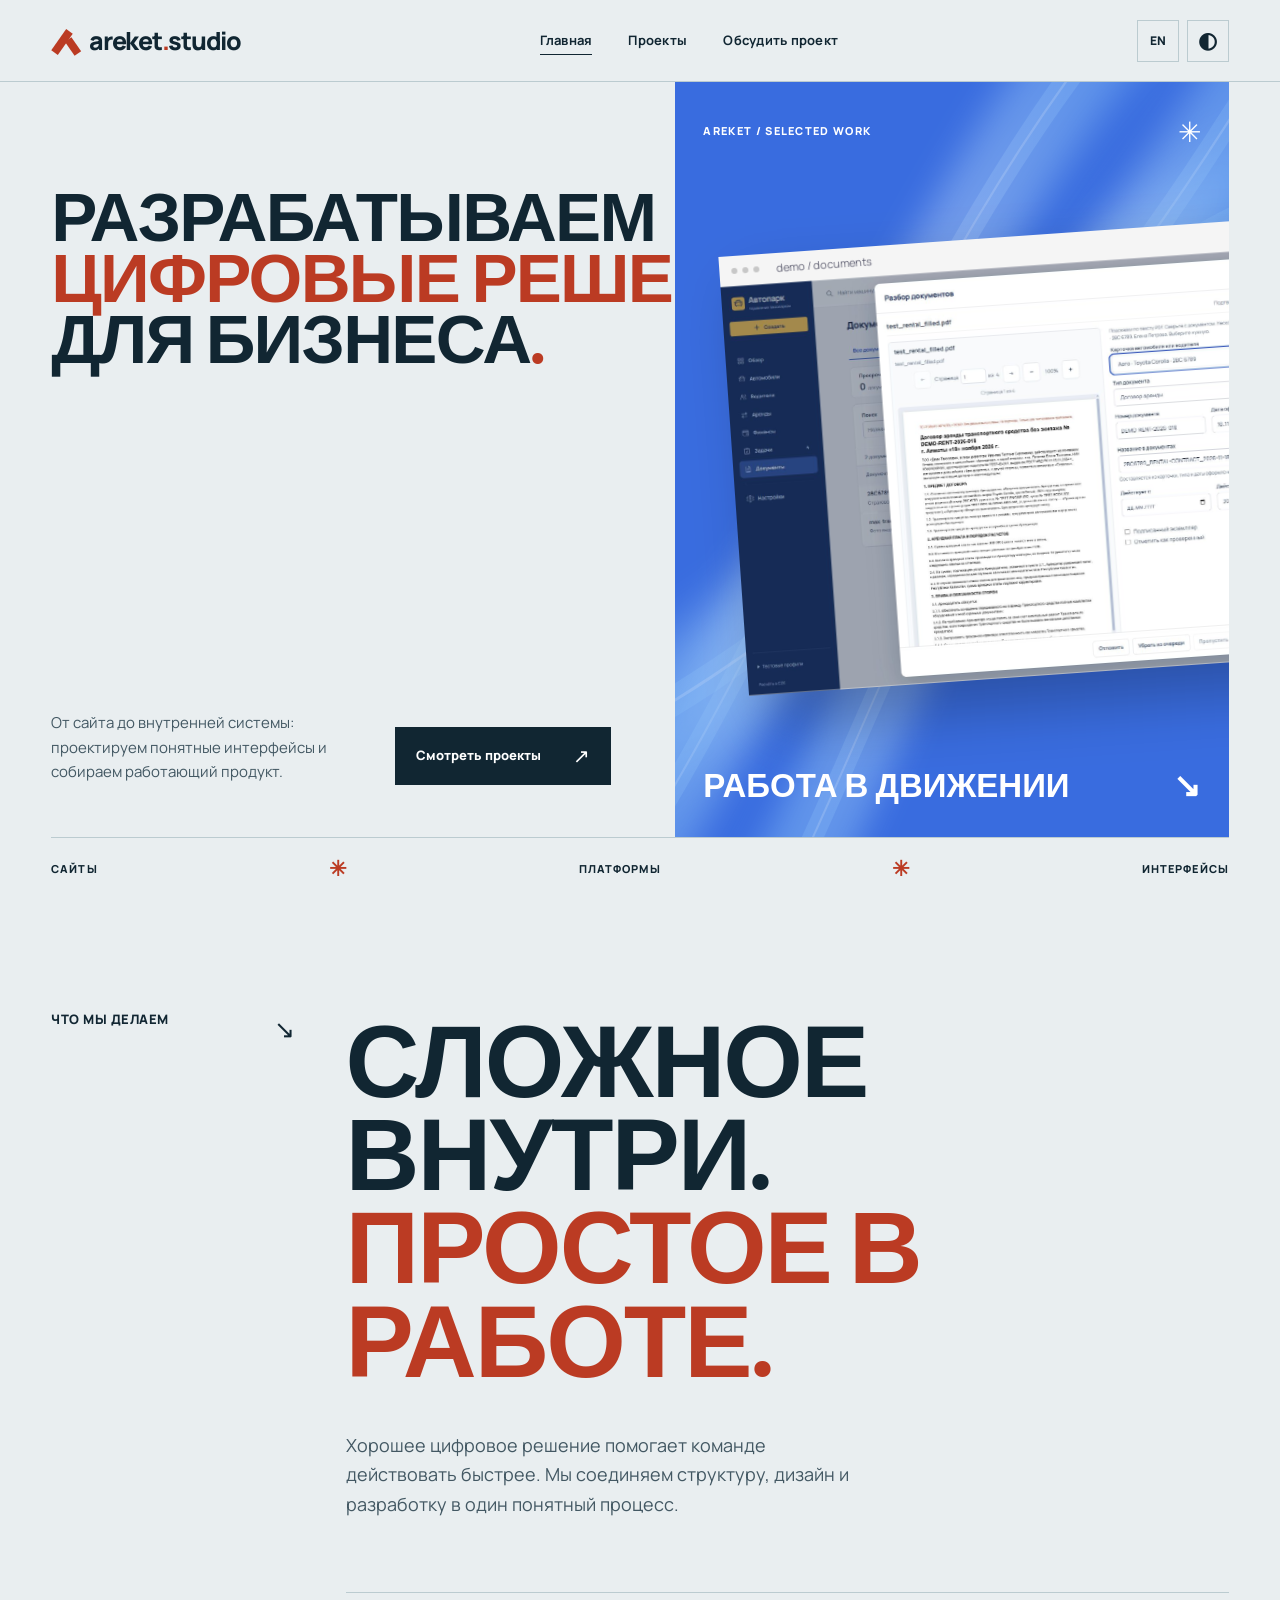
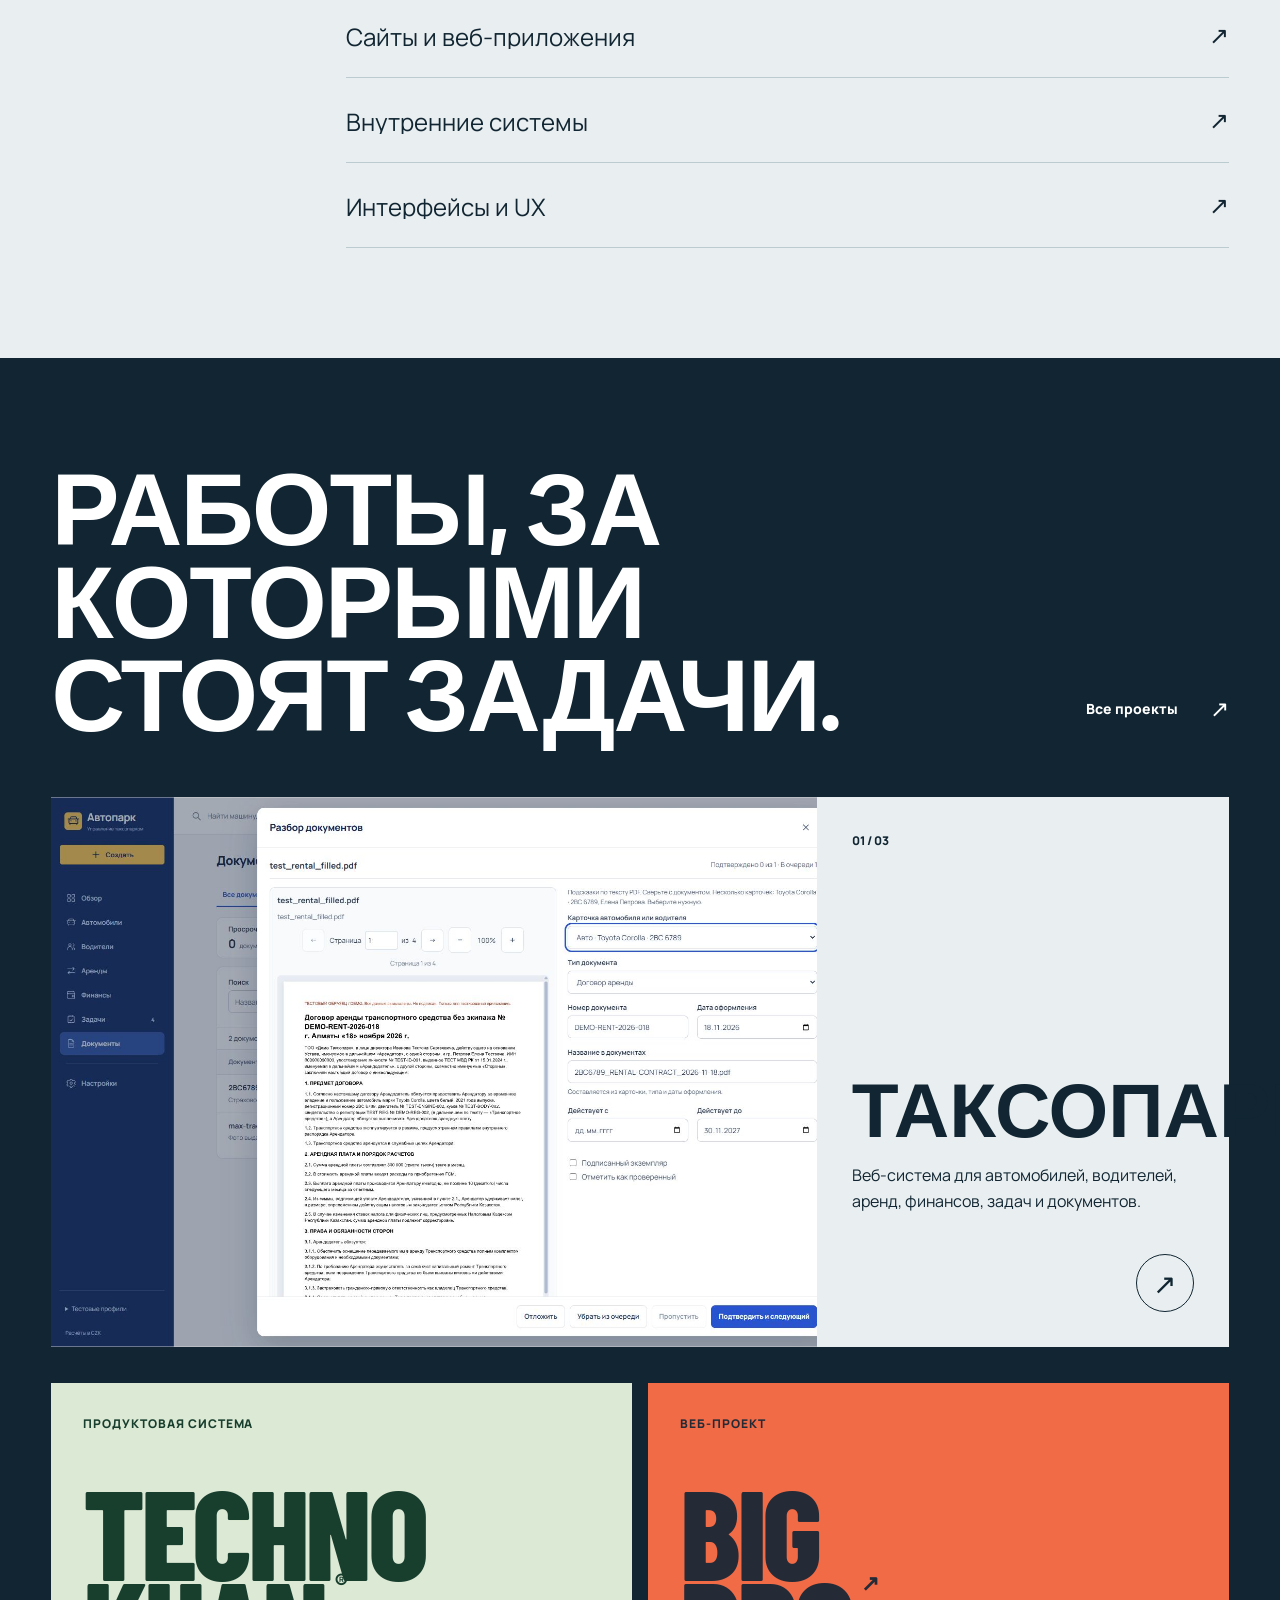
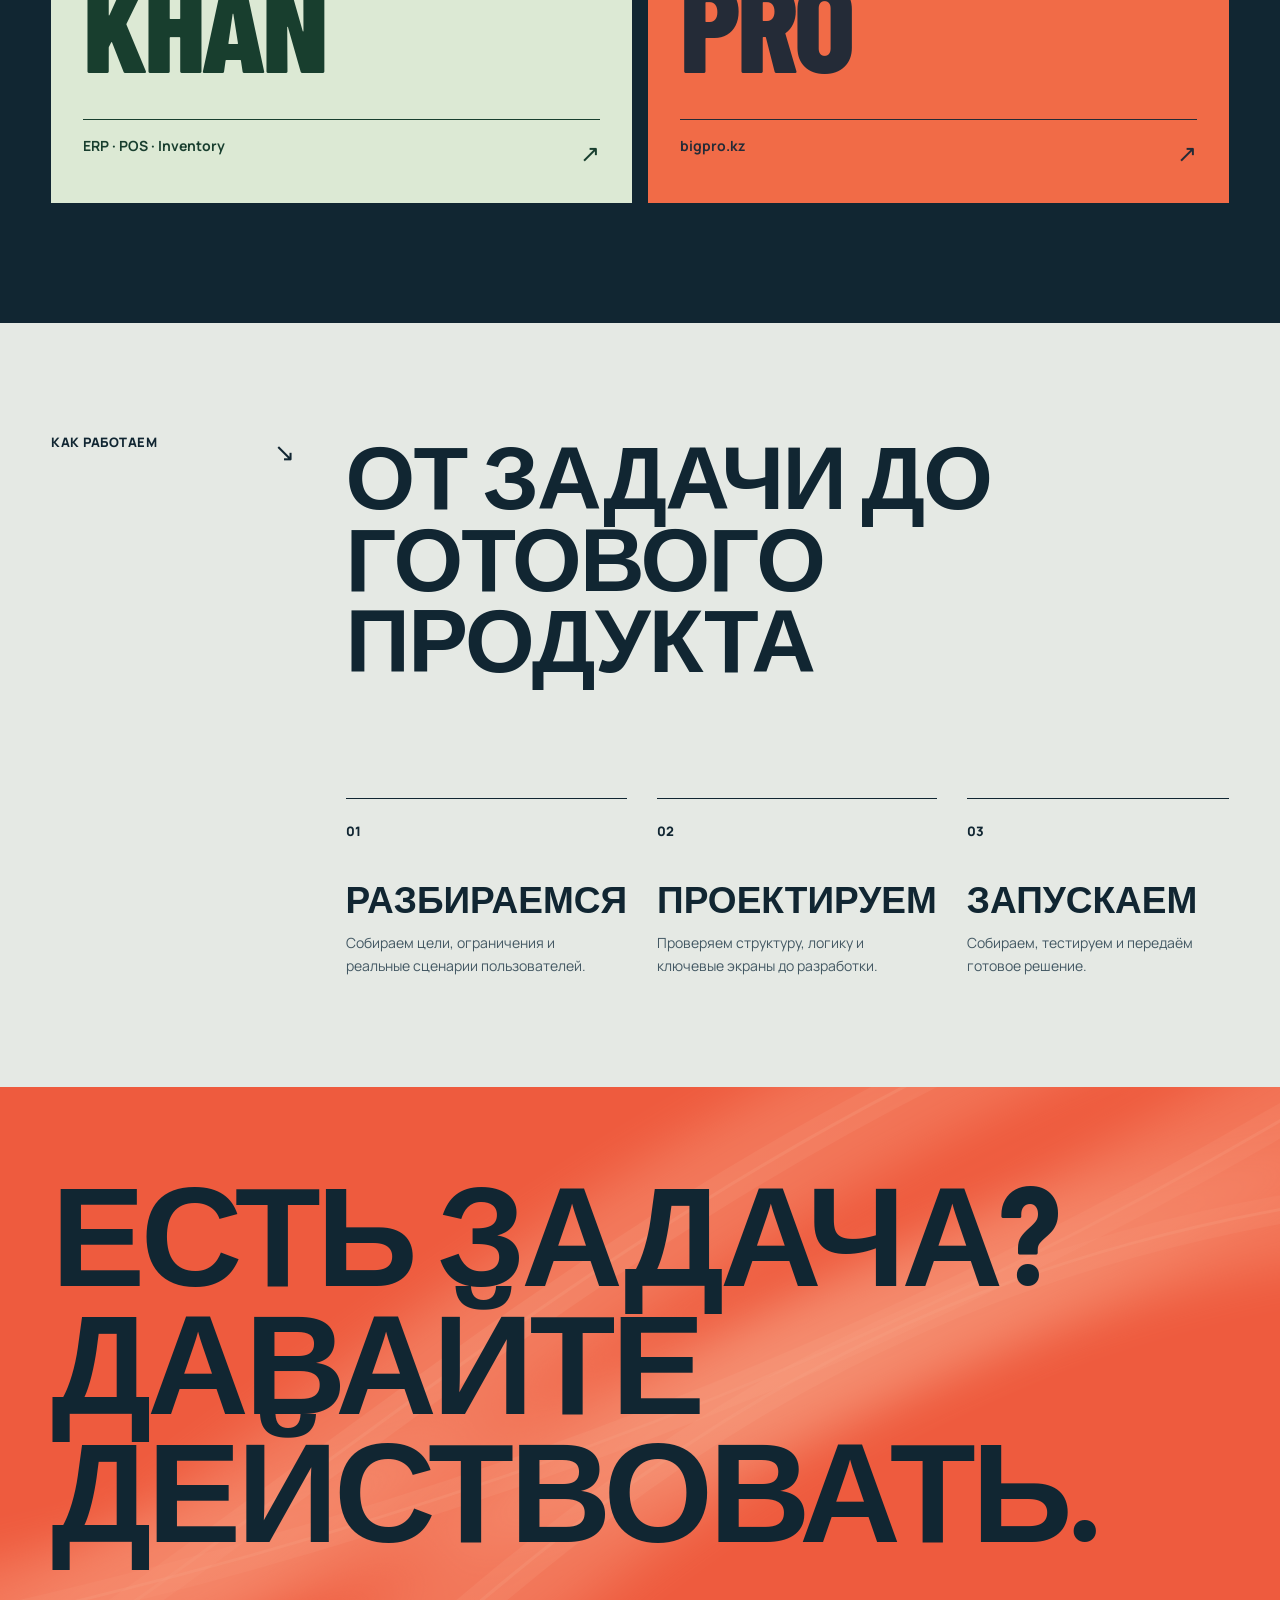
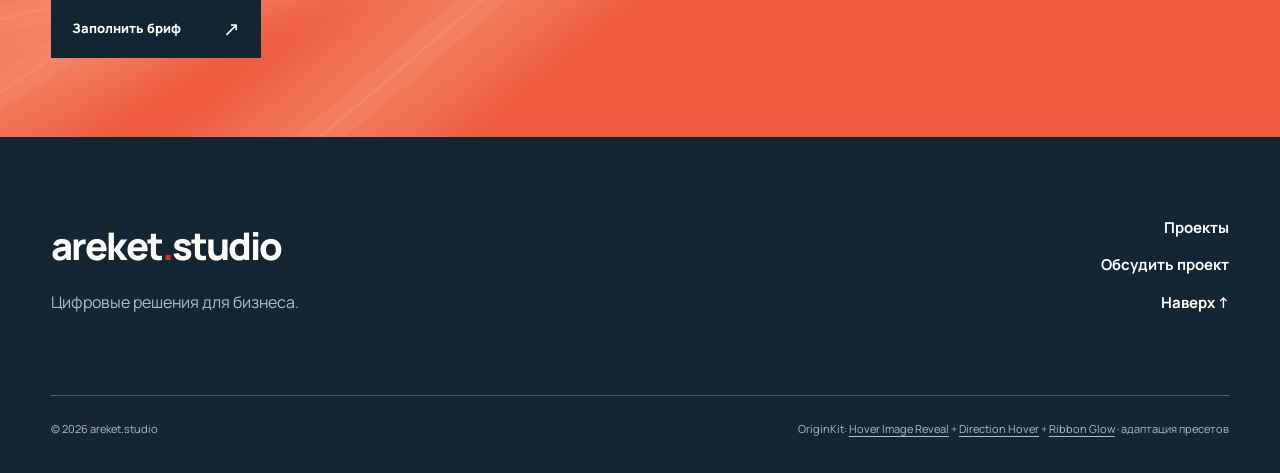
<file: index.html>
<!doctype html>
<html lang="ru" data-type="service" data-theme="light">
<head>
  <meta charset="utf-8">
  <meta name="viewport" content="width=device-width, initial-scale=1">
  <meta name="description" content="areket.studio — сайты, интерфейсы и цифровые системы для бизнеса. Избранные проекты и подход к разработке.">
  <meta name="page-type" content="service">
  <meta name="site-kind" content="other">
  <meta name="theme-color" content="#e9eef0">
  <title>areket.studio — цифровые решения для бизнеса</title>
  <link rel="icon" href="assets/images/favicon.svg" type="image/svg+xml">
  <link rel="preconnect" href="https://fonts.googleapis.com">
  <link rel="preconnect" href="https://fonts.gstatic.com" crossorigin>
  <link href="https://fonts.googleapis.com/css2?family=Barlow+Condensed:wght@500;600;700;800&family=Manrope:wght@400;500;600;700;800&display=swap" rel="stylesheet">
  <link href="https://cdn.jsdelivr.net/npm/bootstrap@5.3.8/dist/css/bootstrap.min.css" rel="stylesheet">
  <link href="assets/css/style.css" rel="stylesheet">
</head>
<body data-page="home">
  <a class="skip-link" href="#main" data-i18n="skip">Перейти к содержимому</a>
  <header class="site-header" id="top">
    <nav class="container-fluid nav-shell" aria-label="Главная навигация">
      <a class="brand" href="index.html" aria-label="areket.studio — главная"><span class="brand-symbol" aria-hidden="true"><span></span><span></span></span>areket<span class="brand-dot">.</span>studio</a>
      <button class="nav-toggle" type="button" aria-expanded="false" aria-controls="nav-links" aria-label="Открыть меню"><span></span><span></span></button>
      <div class="nav-links" id="nav-links">
        <a href="index.html" aria-current="page" data-i18n="navHome">Главная</a>
        <a href="projects.html" data-i18n="navProjects">Проекты</a>
        <a href="contact.html" data-i18n="navContact">Обсудить проект</a>
      </div>
      <div class="nav-tools"><button class="text-control lang-toggle" type="button" aria-label="Switch language">EN</button><button class="text-control theme-toggle" type="button" aria-label="Переключить тему"><span class="theme-icon" aria-hidden="true">◐</span></button></div>
    </nav>
  </header>

  <main id="main">
    <section class="hero container-fluid" data-enter>
      <div class="hero-main">
        <div class="hero-copy">
          <h1 data-i18n="heroTitle">Разрабатываем<br><em>цифровые решения</em><br>для бизнеса<span class="hero-period">.</span></h1>
          <div class="hero-bottom"><p data-i18n="heroText">От сайта до внутренней системы: проектируем понятные интерфейсы и собираем работающий продукт.</p><a class="button button-dark" href="projects.html"><span data-i18n="viewWork">Смотреть проекты</span><span class="arrow" aria-hidden="true">↗</span></a></div>
        </div>
        <div class="hero-visual" data-ribbon-field aria-label="Фрагмент интерфейса проекта Таксопарк">
          <div class="hero-visual-top"><span class="hero-visual-label">AREKET / SELECTED WORK</span><span class="hero-visual-plus" aria-hidden="true">✳</span></div>
          <div class="hero-window"><div class="window-bar"><i></i><i></i><i></i><span>demo / documents</span></div><img src="assets/images/taxipark-preview.svg" alt="Экран разбора документов приложения для управления автопарком" fetchpriority="high"></div>
          <div class="hero-visual-foot"><span data-i18n="workInMotion">Работа в движении</span><span aria-hidden="true">↘</span></div>
        </div>
      </div>
      <div class="hero-line"><span data-i18n="heroLineA">Сайты</span><span class="line-cross">✳</span><span data-i18n="heroLineB">Платформы</span><span class="line-cross">✳</span><span data-i18n="heroLineC">Интерфейсы</span></div>
    </section>

    <section class="statement-section container-fluid" id="about">
      <div class="section-side"><span data-i18n="aboutSide">Что мы делаем</span><span aria-hidden="true">↘</span></div>
      <div class="statement-body"><h2 data-i18n="aboutTitle">Сложное внутри.<br><span>Простое в работе.</span></h2><p data-i18n="aboutText">Хорошее цифровое решение помогает команде действовать быстрее. Мы соединяем структуру, дизайн и разработку в один понятный процесс.</p><div class="service-list"><a href="contact.html"><span data-i18n="serviceWeb">Сайты и веб-приложения</span><span>↗</span></a><a href="contact.html"><span data-i18n="serviceSystems">Внутренние системы</span><span>↗</span></a><a href="contact.html"><span data-i18n="serviceUX">Интерфейсы и UX</span><span>↗</span></a></div></div>
    </section>

    <section class="work-section container-fluid" id="work">
      <div class="section-head"><h2 data-i18n="workTitle">Работы, за которыми<br>стоят задачи.</h2><a class="plain-link" href="projects.html"><span data-i18n="allWork">Все проекты</span><span>↗</span></a></div>
      <div class="work-feature" data-origin-hover>
        <a class="work-feature-visual" href="projects.html#taxipark" aria-label="Открыть проект Таксопарк"><img src="assets/images/taxipark-preview.svg" alt="Разбор договора в системе управления автопарком" loading="lazy"></a>
        <div class="work-feature-info"><span class="work-index">01 / 03</span><h3>Таксопарк</h3><p data-i18n="taxiSummary">Веб-система для автомобилей, водителей, аренд, финансов, задач и документов.</p><a class="round-arrow" href="projects.html#taxipark" aria-label="Подробнее о проекте Таксопарк">↗</a></div>
      </div>
      <div class="work-mini-grid row row-cols-1 row-cols-md-2 g-3"><div class="col"><a class="work-mini techno" href="projects.html#technokhan"><span class="mini-type" data-i18n="productSystem">Продуктовая система</span><strong>TECHNO<br>KHAN<span>®</span></strong><span class="mini-bottom">ERP · POS · Inventory <b>↗</b></span></a></div><div class="col"><a class="work-mini bigpro" href="projects.html#bigpro"><span class="mini-type" data-i18n="webProject">Веб-проект</span><strong>BIG<br>PRO<span>↗</span></strong><span class="mini-bottom">bigpro.kz <b>↗</b></span></a></div></div>
    </section>

    <section class="process-section container-fluid"><div class="section-side"><span data-i18n="processSide">Как работаем</span><span aria-hidden="true">↘</span></div><div class="process-content"><h2 data-i18n="processTitle">От задачи до<br>готового продукта</h2><div class="process-steps"><div><span>01</span><h3 data-i18n="step1">Разбираемся</h3><p data-i18n="step1Text">Собираем цели, ограничения и реальные сценарии пользователей.</p></div><div><span>02</span><h3 data-i18n="step2">Проектируем</h3><p data-i18n="step2Text">Проверяем структуру, логику и ключевые экраны до разработки.</p></div><div><span>03</span><h3 data-i18n="step3">Запускаем</h3><p data-i18n="step3Text">Собираем, тестируем и передаём готовое решение.</p></div></div></div></section>
    <section class="cta-section container-fluid" data-ribbon-field><h2 data-i18n="ctaTitle">Есть задача?<br>Давайте действовать.</h2><a class="button button-light" href="contact.html"><span data-i18n="ctaButton">Заполнить бриф</span><span class="arrow" aria-hidden="true">↗</span></a></section>
  </main>
  <footer class="site-footer container-fluid"><div><a class="brand" href="index.html">areket<span class="brand-dot">.</span>studio</a><p data-i18n="footerLine">Цифровые решения для бизнеса.</p></div><div class="footer-links"><a href="projects.html" data-i18n="navProjects">Проекты</a><a href="contact.html" data-i18n="navContact">Обсудить проект</a><a href="#top" data-i18n="backTop">Наверх ↑</a></div><div class="footer-meta"><span>© 2026 areket.studio</span><span>OriginKit: <a href="https://www.originkit.dev/components/hover-image-reveal" target="_blank" rel="noopener noreferrer">Hover Image Reveal</a> + <a href="https://www.originkit.dev/components/directionhover" target="_blank" rel="noopener noreferrer">Direction Hover</a> + <a href="https://www.originkit.dev/components/ribbon-glow" target="_blank" rel="noopener noreferrer">Ribbon Glow</a> · <span data-i18n="originNote">адаптация пресетов</span></span></div></footer>
  <div class="toast-notice" role="status" aria-live="polite"></div>
  <script src="https://code.jquery.com/jquery-3.7.1.min.js"></script>
  <script src="https://cdn.jsdelivr.net/npm/bootstrap@5.3.8/dist/js/bootstrap.bundle.min.js"></script>
  <script src="assets/js/app.js" defer></script>
</body>
</html>
</file>
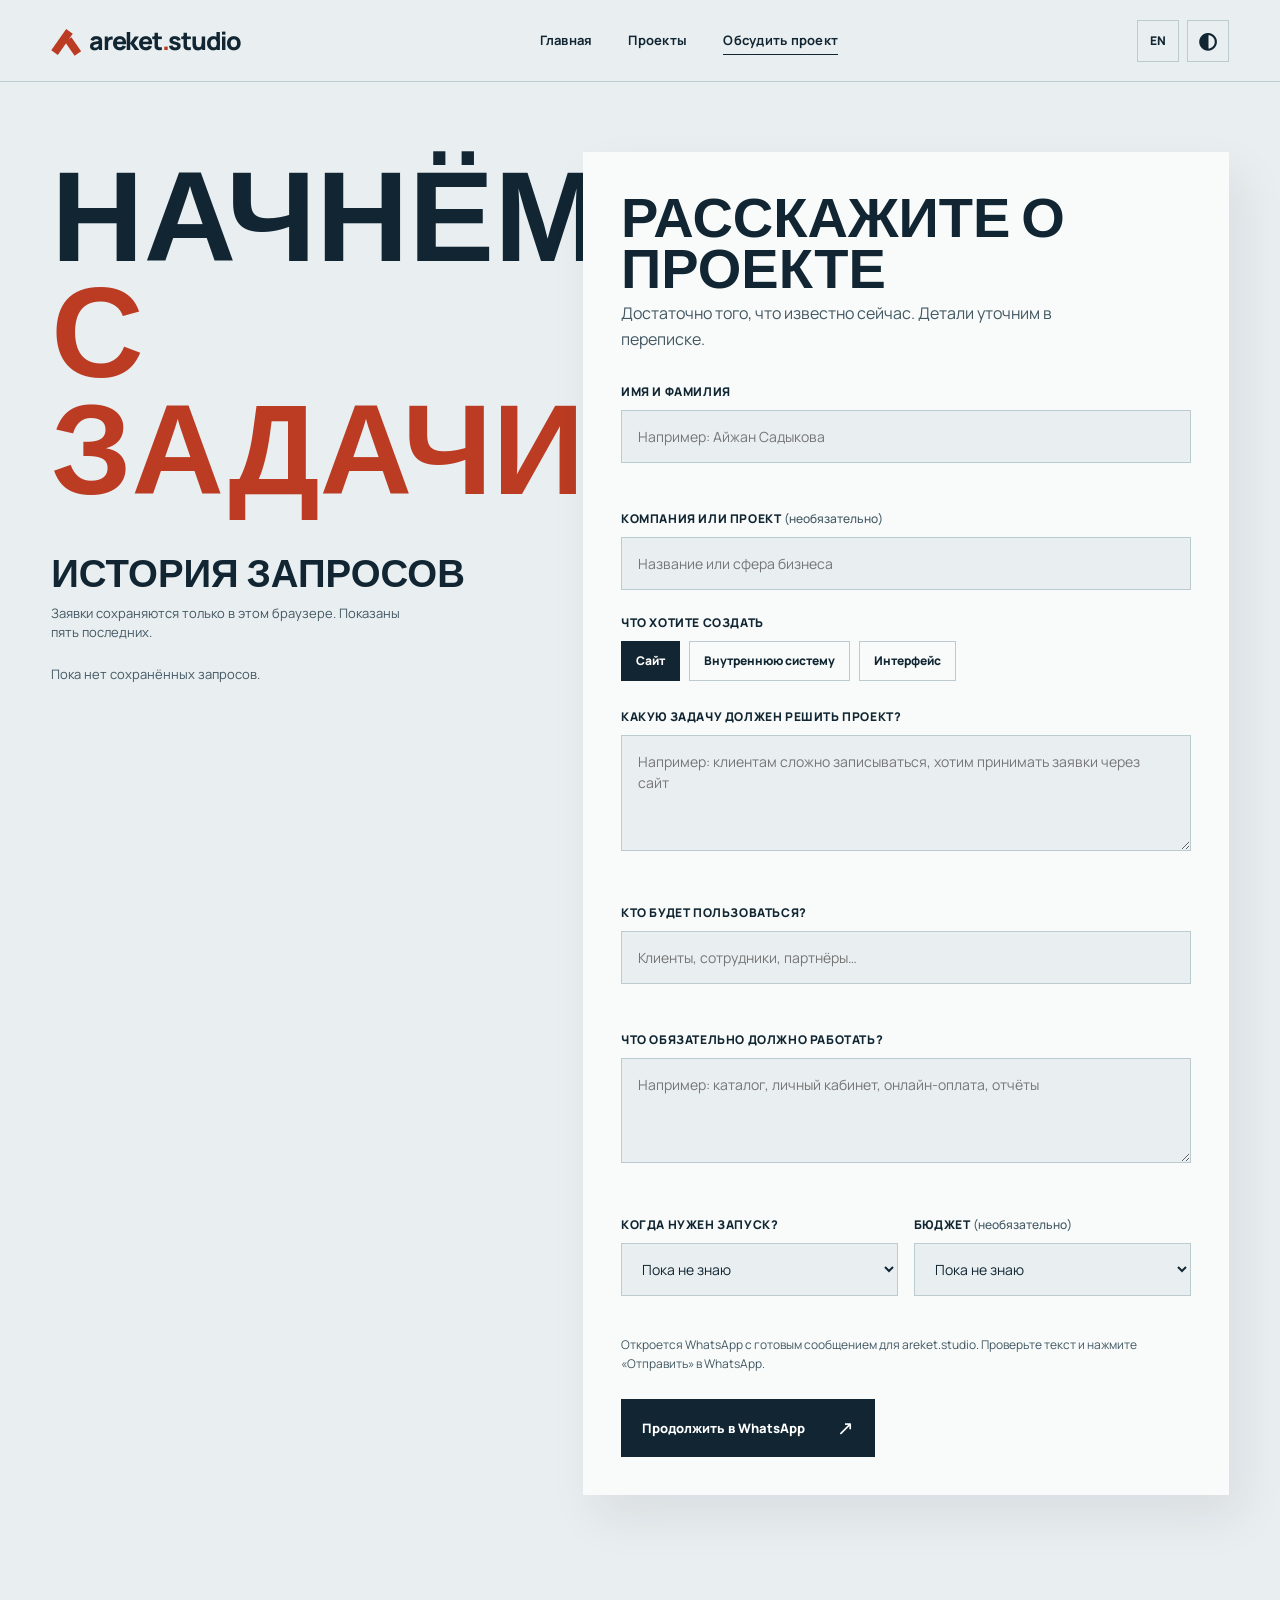
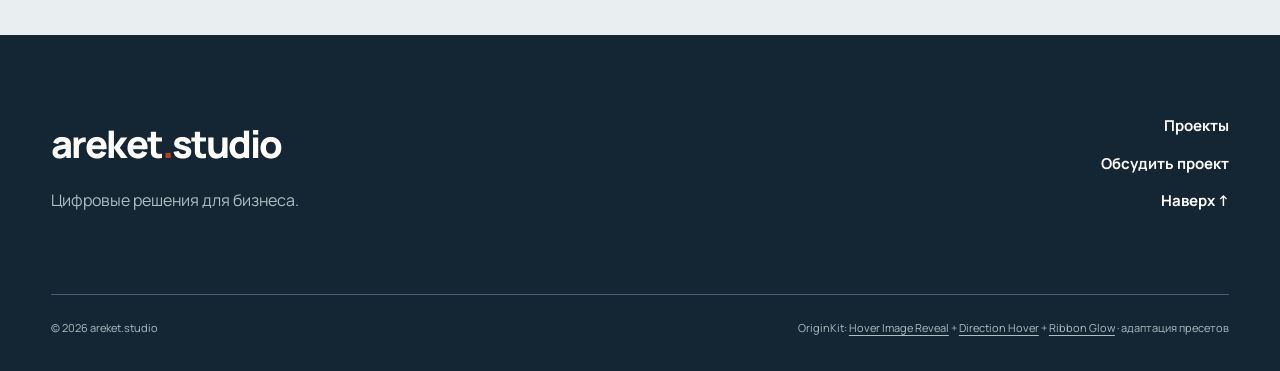
<file: contact.html>
<!doctype html>
<html lang="ru" data-type="service" data-theme="light">
<head>
  <meta charset="utf-8"><meta name="viewport" content="width=device-width, initial-scale=1">
  <meta name="description" content="Опишите вашу задачу в интерактивном брифе areket.studio.">
  <meta name="page-type" content="service"><meta name="site-kind" content="other"><meta name="theme-color" content="#e9eef0">
  <title>Обсудить проект — areket.studio</title><link rel="icon" href="assets/images/favicon.svg" type="image/svg+xml">
  <link rel="preconnect" href="https://fonts.googleapis.com"><link rel="preconnect" href="https://fonts.gstatic.com" crossorigin>
  <link href="https://fonts.googleapis.com/css2?family=Barlow+Condensed:wght@500;600;700;800&family=Manrope:wght@400;500;600;700;800&display=swap" rel="stylesheet">
  <link href="https://cdn.jsdelivr.net/npm/bootstrap@5.3.8/dist/css/bootstrap.min.css" rel="stylesheet"><link href="assets/css/style.css" rel="stylesheet">
</head>
<body data-page="contact">
  <a class="skip-link" href="#main" data-i18n="skip">Перейти к содержимому</a>
  <header class="site-header" id="top"><nav class="container-fluid nav-shell" aria-label="Главная навигация"><a class="brand" href="index.html" aria-label="areket.studio — главная"><span class="brand-symbol" aria-hidden="true"><span></span><span></span></span>areket<span class="brand-dot">.</span>studio</a><button class="nav-toggle" type="button" aria-expanded="false" aria-controls="nav-links" aria-label="Открыть меню"><span></span><span></span></button><div class="nav-links" id="nav-links"><a href="index.html" data-i18n="navHome">Главная</a><a href="projects.html" data-i18n="navProjects">Проекты</a><a href="contact.html" aria-current="page" data-i18n="navContact">Обсудить проект</a></div><div class="nav-tools"><button class="text-control lang-toggle" type="button" aria-label="Switch language">EN</button><button class="text-control theme-toggle" type="button" aria-label="Переключить тему"><span class="theme-icon" aria-hidden="true">◐</span></button></div></nav></header>
  <main id="main" class="contact-layout container-fluid">
    <div class="contact-copy" data-enter>
      <h1 data-i18n="contactTitle">Начнём<br><span>с задачи.</span></h1>
      <section class="brief-history" aria-labelledby="history-title">
        <h2 id="history-title" data-i18n="historyTitle">История запросов</h2>
        <p class="history-note" data-i18n="historyNote">Заявки сохраняются только в этом браузере. Показаны пять последних.</p>
        <div id="brief-history-list" class="brief-history-list" aria-live="polite"></div>
      </section>
    </div>
    <div>
      <form class="contact-form" id="brief-form" novalidate>
        <h2 data-i18n="briefTitle">Расскажите о проекте</h2>
        <p class="brief-intro" data-i18n="briefIntro">Достаточно того, что известно сейчас. Детали уточним в переписке.</p>
        <div class="form-field">
          <label for="brief-name" data-i18n="nameLabel">Имя и фамилия</label>
          <input id="brief-name" name="name" autocomplete="name" maxlength="80" data-placeholder="namePlaceholder" placeholder="Например: Айжан Садыкова" aria-describedby="name-error" required>
          <small class="field-error" id="name-error" aria-live="polite"></small>
        </div>
        <div class="form-field">
          <label for="brief-company" data-i18n="companyLabel">Компания или проект <span class="optional">(необязательно)</span></label>
          <input id="brief-company" name="company" autocomplete="organization" maxlength="100" data-placeholder="companyPlaceholder" placeholder="Название или сфера бизнеса">
        </div>
        <fieldset>
          <legend class="form-legend" data-i18n="typeLabel">Что хотите создать</legend>
          <div class="choice-group"><label><input type="radio" name="type" value="website" checked><span data-i18n="typeWebsite">Сайт</span></label><label><input type="radio" name="type" value="system"><span data-i18n="typeSystem">Внутреннюю систему</span></label><label><input type="radio" name="type" value="interface"><span data-i18n="typeInterface">Интерфейс</span></label></div>
        </fieldset>
        <div class="form-field">
          <label for="brief-goal" data-i18n="goalLabel">Какую задачу должен решить проект?</label>
          <textarea id="brief-goal" name="goal" minlength="20" maxlength="800" rows="4" data-placeholder="goalPlaceholder" placeholder="Например: клиентам сложно записываться, хотим принимать заявки через сайт" aria-describedby="goal-error" required></textarea>
          <small class="field-error" id="goal-error" aria-live="polite"></small>
        </div>
        <div class="form-field">
          <label for="brief-audience" data-i18n="audienceLabel">Кто будет пользоваться?</label>
          <input id="brief-audience" name="audience" maxlength="200" data-placeholder="audiencePlaceholder" placeholder="Клиенты, сотрудники, партнёры…" aria-describedby="audience-error" required>
          <small class="field-error" id="audience-error" aria-live="polite"></small>
        </div>
        <div class="form-field">
          <label for="brief-features" data-i18n="featuresLabel">Что обязательно должно работать?</label>
          <textarea id="brief-features" name="features" minlength="10" maxlength="800" rows="3" data-placeholder="featuresPlaceholder" placeholder="Например: каталог, личный кабинет, онлайн-оплата, отчёты" aria-describedby="features-error" required></textarea>
          <small class="field-error" id="features-error" aria-live="polite"></small>
        </div>
        <div class="form-pair">
          <div class="form-field"><label for="brief-timeline" data-i18n="timelineLabel">Когда нужен запуск?</label><select id="brief-timeline" name="timeline"><option value="" data-i18n="selectOption">Пока не знаю</option><option value="month" data-i18n="timelineMonth">В течение месяца</option><option value="quarter" data-i18n="timelineQuarter">В течение 3 месяцев</option><option value="flexible" data-i18n="timelineFlexible">Срок гибкий</option></select></div>
          <div class="form-field"><label for="brief-budget" data-i18n="budgetLabel">Бюджет <span class="optional">(необязательно)</span></label><select id="brief-budget" name="budget"><option value="" data-i18n="selectOption">Пока не знаю</option><option value="under500" data-i18n="budgetUnder500">До 500 000 ₸</option><option value="500to1500" data-i18n="budget500to1500">500 000–1 500 000 ₸</option><option value="above1500" data-i18n="budgetAbove1500">Более 1 500 000 ₸</option></select></div>
        </div>
        <p class="form-note" data-i18n="formNote">Откроется WhatsApp с готовым сообщением для areket.studio. Проверьте текст и нажмите «Отправить» в WhatsApp.</p>
        <p class="form-save-error" id="form-save-error" role="alert" hidden></p>
        <button class="button button-dark" type="submit"><span data-i18n="sendBrief">Продолжить в WhatsApp</span><span class="arrow" aria-hidden="true">↗</span></button>
      </form>
    </div>
  </main>
  <footer class="site-footer container-fluid"><div><a class="brand" href="index.html">areket<span class="brand-dot">.</span>studio</a><p data-i18n="footerLine">Цифровые решения для бизнеса.</p></div><div class="footer-links"><a href="projects.html" data-i18n="navProjects">Проекты</a><a href="contact.html" data-i18n="navContact">Обсудить проект</a><a href="#top" data-i18n="backTop">Наверх ↑</a></div><div class="footer-meta"><span>© 2026 areket.studio</span><span>OriginKit: <a href="https://www.originkit.dev/components/hover-image-reveal" target="_blank" rel="noopener noreferrer">Hover Image Reveal</a> + <a href="https://www.originkit.dev/components/directionhover" target="_blank" rel="noopener noreferrer">Direction Hover</a> + <a href="https://www.originkit.dev/components/ribbon-glow" target="_blank" rel="noopener noreferrer">Ribbon Glow</a> · <span data-i18n="originNote">адаптация пресетов</span></span></div></footer>
  <script src="https://code.jquery.com/jquery-3.7.1.min.js"></script><script src="https://cdn.jsdelivr.net/npm/bootstrap@5.3.8/dist/js/bootstrap.bundle.min.js"></script><script src="assets/js/app.js" defer></script>
</body></html>
</file>
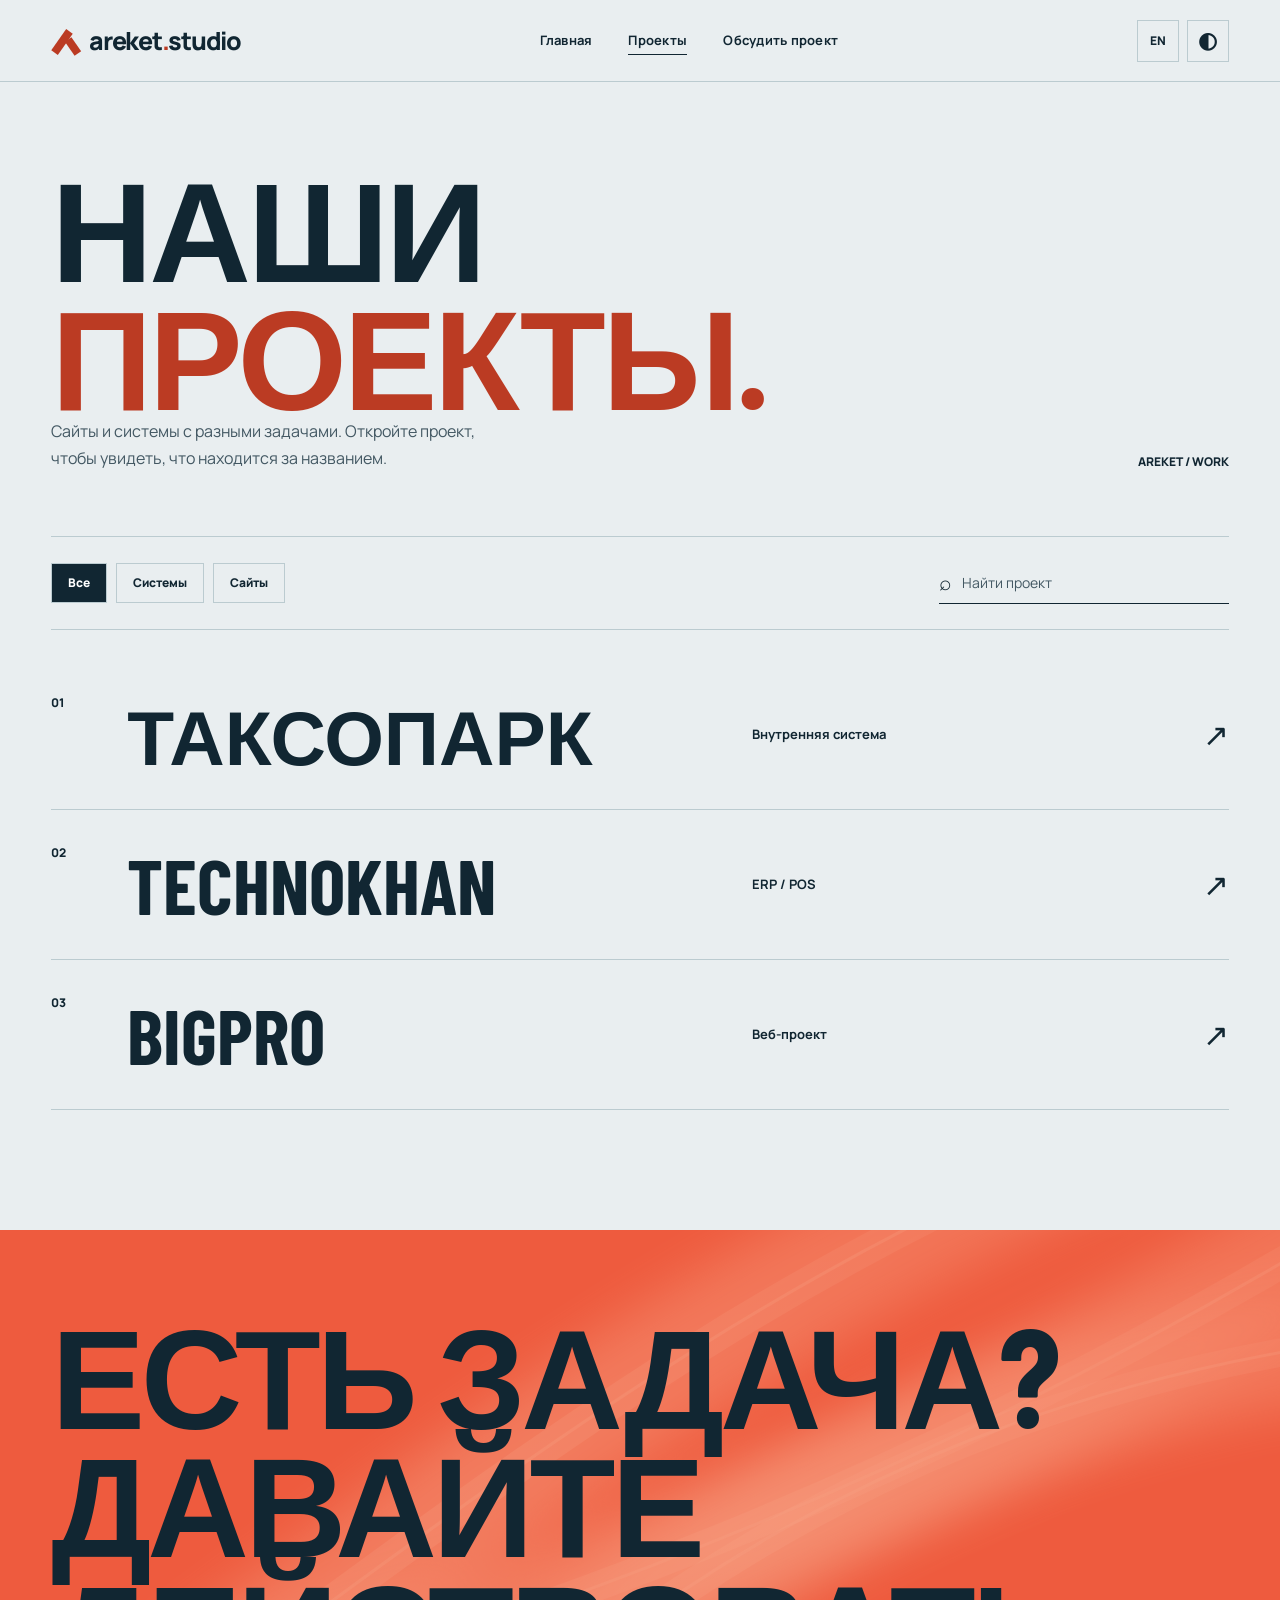
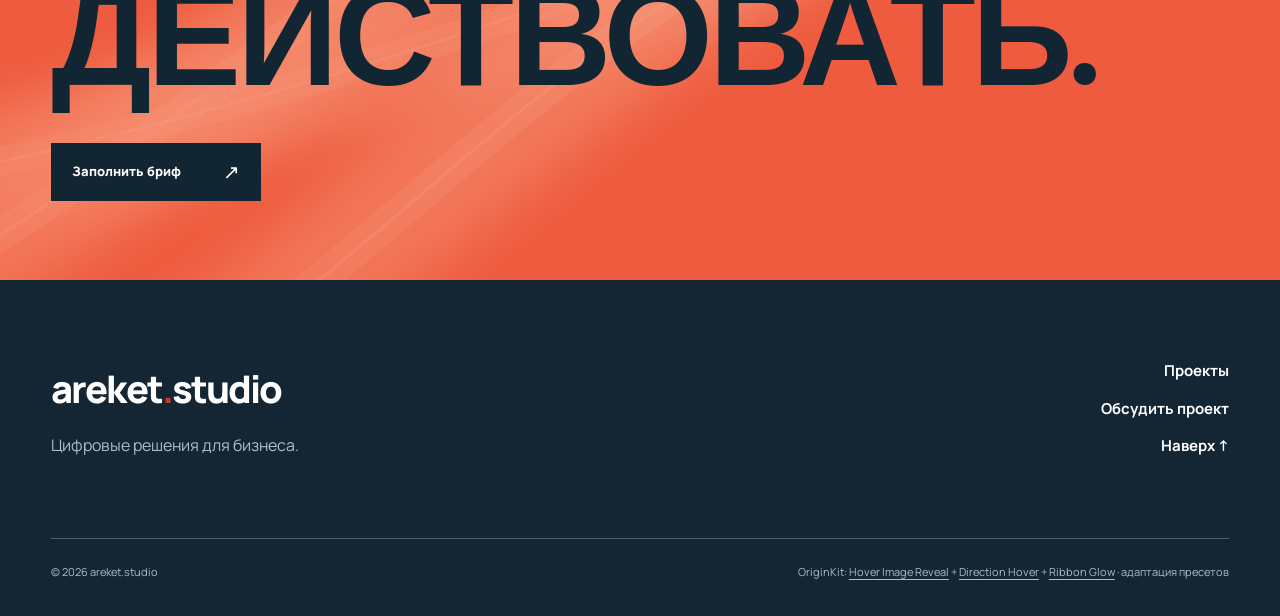
<file: projects.html>
<!doctype html>
<html lang="ru" data-type="service" data-theme="light">
<head>
  <meta charset="utf-8"><meta name="viewport" content="width=device-width, initial-scale=1">
  <meta name="description" content="Проекты areket.studio: TechnoKhan, BigPro и система управления автопарком.">
  <meta name="page-type" content="service"><meta name="site-kind" content="other"><meta name="theme-color" content="#e9eef0">
  <title>Проекты — areket.studio</title><link rel="icon" href="assets/images/favicon.svg" type="image/svg+xml">
  <link rel="preconnect" href="https://fonts.googleapis.com"><link rel="preconnect" href="https://fonts.gstatic.com" crossorigin>
  <link href="https://fonts.googleapis.com/css2?family=Barlow+Condensed:wght@500;600;700;800&family=Manrope:wght@400;500;600;700;800&display=swap" rel="stylesheet">
  <link href="https://cdn.jsdelivr.net/npm/bootstrap@5.3.8/dist/css/bootstrap.min.css" rel="stylesheet"><link href="assets/css/style.css" rel="stylesheet">
</head>
<body data-page="projects">
  <a class="skip-link" href="#main" data-i18n="skip">Перейти к содержимому</a>
  <header class="site-header" id="top"><nav class="container-fluid nav-shell" aria-label="Главная навигация"><a class="brand" href="index.html" aria-label="areket.studio — главная"><span class="brand-symbol" aria-hidden="true"><span></span><span></span></span>areket<span class="brand-dot">.</span>studio</a><button class="nav-toggle" type="button" aria-expanded="false" aria-controls="nav-links" aria-label="Открыть меню"><span></span><span></span></button><div class="nav-links" id="nav-links"><a href="index.html" data-i18n="navHome">Главная</a><a href="projects.html" aria-current="page" data-i18n="navProjects">Проекты</a><a href="contact.html" data-i18n="navContact">Обсудить проект</a></div><div class="nav-tools"><button class="text-control lang-toggle" type="button" aria-label="Switch language">EN</button><button class="text-control theme-toggle" type="button" aria-label="Переключить тему"><span class="theme-icon" aria-hidden="true">◐</span></button></div></nav></header>
  <main id="main">
    <section class="page-intro container-fluid" data-enter><h1 data-i18n="projectsTitle">Наши<br><span>проекты.</span></h1><div class="page-intro-bottom"><p data-i18n="projectsIntro">Сайты и системы с разными задачами. Откройте проект, чтобы увидеть, что находится за названием.</p><span class="page-index">AREKET / WORK</span></div></section>
    <section class="container-fluid" aria-label="Фильтры проектов"><div class="project-controls"><div class="filter-group" role="group" aria-label="Категория проекта"><button class="filter-button is-active" type="button" data-filter="all" aria-pressed="true" data-i18n="filterAll">Все</button><button class="filter-button" type="button" data-filter="system" aria-pressed="false" data-i18n="filterSystems">Системы</button><button class="filter-button" type="button" data-filter="web" aria-pressed="false" data-i18n="filterSites">Сайты</button></div><label class="search-wrap"><span aria-hidden="true">⌕</span><input id="project-search" type="search" data-placeholder="searchPlaceholder" placeholder="Найти проект" aria-label="Поиск проектов"></label></div></section>
    <section class="project-list container-fluid" aria-live="polite"><div id="project-results" class="project-results"><p data-i18n="loadingProjects">Загружаем проекты…</p></div></section>
    <section class="cta-section container-fluid" data-ribbon-field><h2 data-i18n="ctaTitle">Есть задача?<br>Давайте действовать.</h2><a class="button button-light" href="contact.html"><span data-i18n="ctaButton">Заполнить бриф</span><span class="arrow" aria-hidden="true">↗</span></a></section>
  </main>
  <dialog class="project-dialog" id="project-dialog" aria-labelledby="dialog-title"><div class="dialog-top"><span>AREKET / PROJECT</span><button class="dialog-close" type="button" aria-label="Закрыть">×</button></div><div class="dialog-content"><h2 id="dialog-title"></h2><div class="dialog-visual" id="dialog-visual"></div><p id="dialog-description"></p><div class="dialog-tags" id="dialog-tags"></div><a class="button button-dark" id="dialog-link" target="_blank" rel="noopener noreferrer"><span data-i18n="openProject">Открыть проект</span><span class="arrow" aria-hidden="true">↗</span></a></div></dialog>
  <footer class="site-footer container-fluid"><div><a class="brand" href="index.html">areket<span class="brand-dot">.</span>studio</a><p data-i18n="footerLine">Цифровые решения для бизнеса.</p></div><div class="footer-links"><a href="projects.html" data-i18n="navProjects">Проекты</a><a href="contact.html" data-i18n="navContact">Обсудить проект</a><a href="#top" data-i18n="backTop">Наверх ↑</a></div><div class="footer-meta"><span>© 2026 areket.studio</span><span>OriginKit: <a href="https://www.originkit.dev/components/hover-image-reveal" target="_blank" rel="noopener noreferrer">Hover Image Reveal</a> + <a href="https://www.originkit.dev/components/directionhover" target="_blank" rel="noopener noreferrer">Direction Hover</a> + <a href="https://www.originkit.dev/components/ribbon-glow" target="_blank" rel="noopener noreferrer">Ribbon Glow</a> · <span data-i18n="originNote">адаптация пресетов</span></span></div></footer>
  <div class="toast-notice" role="status" aria-live="polite"></div>
  <script src="https://code.jquery.com/jquery-3.7.1.min.js"></script><script src="https://cdn.jsdelivr.net/npm/bootstrap@5.3.8/dist/js/bootstrap.bundle.min.js"></script><script src="data/projects.js"></script><script src="assets/js/app.js" defer></script>
</body></html>
</file>
<file: assets/css/style.css>
:root {
  --paper:#e9eef0;
  --ink:#112632;
  --soft:#d9e3e6;
  --line:#bbcbd0;
  --orange:#bb3b23;
  --orange-surface:#ee5b3e;
  --blue:#396cdf;
  --muted:#435863;
  --panel:#f8fbfa;
  --serif:'Barlow Condensed',Impact,sans-serif;
  --sans:Manrope,Arial,sans-serif
}
html {
  scroll-behavior:smooth
}
body {
  margin:0;
  background:var(--paper);
  color:var(--ink);
  font-family:var(--sans);
  font-size:16px
}
body,button,input,textarea,select {
  font-family:var(--sans)
}
* {
  box-sizing:border-box
}
[hidden] {
  display:none!important
}
::selection {
  background:var(--orange);
  color:#fff
}
a {
  color:inherit;
  text-decoration:none
}
a:hover {
  color:inherit
}
button {
  cursor:pointer
}
img {
  max-width:100%;
  display:block
}
h1,h2,h3,p {
  margin:0
}
h1,h2,h3 {
  font-family:var(--serif);
  text-transform:uppercase;
  font-weight:700;
  line-height:.91
}
p {
  line-height:1.65
}
.container-fluid {
  padding-left:clamp(24px,4vw,72px);
  padding-right:clamp(24px,4vw,72px)
}
.skip-link {
  position:absolute;
  left:16px;
  top:-80px;
  background:var(--ink);
  color:#fff;
  padding:12px;
  z-index:100
}
.skip-link:focus {
  top:12px
}
.site-header {
  height:82px;
  border-bottom:1px solid var(--line);
  position:relative;
  z-index:20;
  background:var(--paper)
}
.nav-shell {
  height:100%;
  display:flex;
  align-items:center;
  gap:36px
}
.brand {
  font-size:25px;
  letter-spacing:-.05em;
  font-weight:800;
  white-space:nowrap;
  display:inline-flex;
  align-items:center
}
.brand-dot {
  color:var(--orange)
}
.brand-symbol {
  width:28px;
  height:28px;
  margin-right:10px;
  position:relative;
  display:inline-block
}
.brand-symbol span {
  position:absolute;
  width:8px;
  height:26px;
  background:var(--orange);
  transform:rotate(35deg);
  left:7px;
  top:2px
}
.brand-symbol span+span {
  height:17px;
  left:18px;
  top:11px;
  transform:rotate(-35deg)
}
.nav-links {
  display:flex;
  align-items:center;
  gap:36px;
  margin:auto
}
.nav-links a {
  font-weight:700;
  font-size:13px;
  letter-spacing:.02em;
  position:relative
}
.nav-links a:after,.plain-link:after {
  content:'';
  position:absolute;
  left:0;
  bottom:-5px;
  width:0;
  height:1px;
  background:currentColor;
  transition:width .25s ease
}
.nav-links a:hover:after,.nav-links a[aria-current]:after,.plain-link:hover:after {
  width:100%
}
.nav-tools {
  display:flex;
  align-items:center;
  gap:8px
}
.text-control {
  border:1px solid var(--line);
  background:transparent;
  color:var(--ink);
  min-width:42px;
  height:42px;
  font-size:12px;
  font-weight:800
}
.text-control:hover {
  background:var(--ink);
  color:var(--paper)
}
.theme-icon {
  font-size:22px;
  line-height:1
}
.nav-toggle {
  display:none
}
.hero {
  min-height:calc(100svh - 82px);
  display:flex;
  flex-direction:column
}
.hero-main {
  display:grid;
  grid-template-columns:53% 47%;
  flex:1;
  border-bottom:1px solid var(--line);
  min-height:660px
}
.hero-copy {
  display:flex;
  flex-direction:column;
  justify-content:space-between;
  padding:clamp(65px,8vw,135px) 5vw 52px 0
}
.hero h1 {
  font-size:clamp(66px,5.4vw,100px);
  letter-spacing:-.025em;
  line-height:.88;
  white-space:nowrap
}
.hero h1 em {
  font-style:normal;
  color:var(--orange)
}
.hero-period {
  color:var(--orange)
}
.hero-bottom {
  display:flex;
  justify-content:space-between;
  align-items:end;
  gap:25px
}
.hero-bottom p {
  max-width:310px;
  font-size:15px;
  color:var(--muted)
}
.button {
  display:inline-flex;
  align-items:center;
  justify-content:space-between;
  gap:32px;
  min-width:210px;
  padding:18px 20px;
  font-weight:800;
  font-size:13px;
  border:1px solid transparent;
  transition:transform .2s ease,background .2s ease,color .2s ease
}
.button:hover {
  transform:translateY(-2px)
}
.button:active {
  transform:translateY(1px)
}
.button-dark {
  background:var(--ink);
  color:#fff
}
.button-dark:hover {
  background:var(--orange);
  color:#fff
}
.arrow {
  font-size:20px;
  font-weight:400;
  line-height:1
}
.hero-visual {
  position:relative;
  background:var(--blue);
  color:#fff;
  display:flex;
  flex-direction:column;
  justify-content:space-between;
  padding:28px;
  overflow:hidden;
  min-width:0
}
.ribbon-field {
  position:absolute;
  inset:0;
  width:100%;
  height:100%;
  display:block;
  pointer-events:none;
  z-index:0;
  opacity:.8
}
.hero-visual > :not(.ribbon-field) {
  position:relative;
  z-index:1
}
.cta-section .ribbon-field {
  opacity:.55
}
.hero-visual-top,.hero-visual-foot {
  display:flex;
  justify-content:space-between;
  align-items:center
}
.hero-visual-label {
  font-size:11px;
  font-weight:800;
  letter-spacing:.12em
}
.hero-visual-plus {
  font-size:28px
}
.hero-window {
  width:118%;
  margin-left:6%;
  transform:rotate(-4deg);
  box-shadow:20px 30px 55px rgba(18,34,70,.26);
  background:#fff;
  transition:transform .7s cubic-bezier(.16,1,.3,1)
}
.hero-visual:hover .hero-window {
  transform:rotate(-1deg) translateY(-8px)
}
.window-bar {
  height:30px;
  background:#f5f5f5;
  display:flex;
  align-items:center;
  gap:5px;
  padding:0 12px;
  color:#667;
  font-size:9px
}
.window-bar i {
  width:6px;
  height:6px;
  border-radius:50%;
  background:#c7c7c7
}
.window-bar span {
  margin-left:12px
}
.hero-window img {
  width:100%;
  height:clamp(260px,32vw,500px);
  object-fit:cover;
  object-position:left top
}
.hero-visual-foot {
  font-family:var(--serif);
  text-transform:uppercase;
  font-size:33px;
  font-weight:700
}
.hero-line {
  height:62px;
  display:flex;
  align-items:center;
  justify-content:space-between;
  gap:12px;
  font-size:12px;
  font-weight:800;
  letter-spacing:.1em;
  text-transform:uppercase
}
.line-cross {
  color:var(--orange);
  font-size:21px
}
.statement-section,.process-section {
  display:grid;
  grid-template-columns:25% 75%;
  min-height:760px;
  padding-top:110px;
  padding-bottom:110px
}
.section-side {
  display:flex;
  justify-content:space-between;
  padding-right:50px;
  font-size:13px;
  font-weight:800;
  text-transform:uppercase;
  letter-spacing:.04em
}
.section-side span:last-child {
  font-size:25px;
  font-weight:400
}
.statement-body {
  max-width:960px
}
.statement-body h2,.process-content h2 {
  font-size:clamp(68px,8vw,120px);
  letter-spacing:-.02em
}
.statement-body h2 span {
  color:var(--orange)
}
.statement-body p {
  max-width:530px;
  font-size:18px;
  margin-top:48px;
  color:var(--muted)
}
.service-list {
  margin-top:72px;
  border-top:1px solid var(--line)
}
.service-list a {
  display:flex;
  justify-content:space-between;
  align-items:center;
  padding:24px 0;
  border-bottom:1px solid var(--line);
  font-size:22px;
  font-weight:700;
  transition:padding .25s ease,color .25s ease
}
.service-list a:hover {
  padding-left:14px;
  color:var(--orange)
}
.service-list a span:last-child {
  font-size:24px;
  font-weight:400
}
.work-section {
  background:var(--ink);
  color:#fff;
  padding-top:100px;
  padding-bottom:120px
}
.section-head {
  display:flex;
  align-items:end;
  justify-content:space-between;
  gap:20px;
  margin-bottom:60px
}
.section-head h2 {
  font-size:clamp(68px,8vw,120px);
  letter-spacing:-.02em
}
.plain-link {
  position:relative;
  display:inline-flex;
  gap:32px;
  align-items:center;
  font-size:14px;
  font-weight:800;
  margin-bottom:12px;
  white-space:nowrap
}
.plain-link span:last-child {
  font-size:23px;
  font-weight:400
}
.work-feature {
  display:grid;
  grid-template-columns:65% 35%;
  min-height:550px
}
.work-feature-visual {
  overflow:hidden;
  background:#ddd
}
.work-feature-visual img {
  width:100%;
  height:100%;
  object-fit:cover;
  object-position:left top;
  transition:transform .5s cubic-bezier(.16,1,.3,1)
}
.work-feature-visual:hover img {
  transform:scale(1.025)
}
.work-feature-info {
  background:#e9eef0;
  color:var(--ink);
  padding:35px;
  display:flex;
  flex-direction:column
}
.work-index {
  font-size:12px;
  font-weight:800
}
.work-feature-info h3 {
  font-size:clamp(60px,6vw,100px);
  margin-top:auto
}
.work-feature-info p {
  max-width:350px;
  font-size:16px;
  margin-top:20px
}
.round-arrow {
  width:58px;
  height:58px;
  border:1px solid currentColor;
  border-radius:50%;
  display:grid;
  place-items:center;
  font-size:28px;
  margin-top:40px;
  align-self:end;
  transition:background .2s,color .2s,transform .2s
}
.round-arrow:hover {
  background:var(--ink);
  color:#fff;
  transform:translateY(-2px)
}
.work-mini-grid {
  display:grid;
  grid-template-columns:1fr 1fr;
  gap:20px;
  margin-top:20px
}
.work-mini {
  height:420px;
  padding:32px;
  display:flex;
  flex-direction:column;
  justify-content:space-between;
  overflow:hidden;
  transition:transform .25s ease
}
.work-mini:hover {
  transform:translateY(-3px)
}
.work-mini.techno {
  background:#dce9d4;
  color:#183e2e
}
.work-mini.bigpro {
  background:#f16b47;
  color:#242b37
}
.mini-type {
  font-size:12px;
  font-weight:800;
  text-transform:uppercase;
  letter-spacing:.08em
}
.work-mini strong {
  font-family:var(--serif);
  font-size:clamp(85px,10vw,160px);
  font-weight:800;
  line-height:.72;
  letter-spacing:-.035em
}
.work-mini strong span {
  font-family:var(--sans);
  font-size:22px;
  vertical-align:top;
  letter-spacing:0;
  margin-left:10px
}
.mini-bottom {
  display:flex;
  justify-content:space-between;
  border-top:1px solid currentColor;
  padding-top:15px;
  font-size:14px;
  font-weight:700
}
.mini-bottom b {
  font-size:24px;
  font-weight:400
}
.process-section {
  min-height:750px;
  background:#e5e9e4
}
.process-content h2 {
  font-size:clamp(62px,7vw,108px)
}
.process-steps {
  display:grid;
  grid-template-columns:repeat(3,1fr);
  gap:30px;
  margin-top:120px
}
.process-steps>div {
  border-top:1px solid var(--ink);
  padding-top:19px
}
.process-steps span {
  font-size:13px;
  font-weight:800
}
.process-steps h3 {
  font-size:37px;
  margin:40px 0 15px
}
.process-steps p {
  font-size:14px;
  color:var(--muted);
  max-width:265px
}
.cta-section {
  min-height:650px;
  background:var(--orange);
  color:var(--ink);
  display:flex;
  flex-direction:column;
  justify-content:center;
  align-items:flex-start;
  position:relative;
  overflow:hidden
}
.cta-section h2 {
  font-size:clamp(85px,11vw,165px);
  letter-spacing:-.03em;
  position:relative;
  z-index:1
}
.cta-section .button {
  margin-top:50px;
  position:relative;
  z-index:1
}
.button-light {
  background:var(--ink);
  color:#fff
}
.button-light:hover {
  background:#fff;
  color:var(--ink)
}
.site-footer {
  background:#142634;
  color:#fff;
  padding-top:80px;
  padding-bottom:35px;
  display:grid;
  grid-template-columns:1fr 1fr;
  gap:80px
}
.site-footer .brand {
  font-size:38px
}
.site-footer p {
  color:#aebdc3;
  margin-top:15px
}
.footer-links {
  display:flex;
  flex-direction:column;
  align-items:flex-end;
  gap:15px;
  font-size:15px;
  font-weight:700
}
.footer-links a:hover,.footer-meta a:hover {
  color:var(--orange)
}
.footer-meta {
  grid-column:1/-1;
  border-top:1px solid #456070;
  padding-top:25px;
  display:flex;
  justify-content:space-between;
  gap:20px;
  color:#aebdc3;
  font-size:11px
}
.footer-meta a {
  text-decoration:underline;
  text-underline-offset:3px
}
.toast-notice {
  position:fixed;
  bottom:24px;
  right:24px;
  z-index:99;
  background:var(--ink);
  color:#fff;
  padding:15px 20px;
  box-shadow:8px 14px 30px rgba(0,0,0,.17);
  opacity:0;
  transform:translateY(10px);
  pointer-events:none;
  transition:opacity .2s,transform .2s
}
.toast-notice.is-visible {
  opacity:1;
  transform:none
}
/* inner pages */
.page-intro {
  min-height:440px;
  padding-top:80px;
  padding-bottom:65px;
  display:flex;
  flex-direction:column;
  justify-content:space-between
}
.page-intro h1 {
  font-size:clamp(80px,11vw,165px);
  letter-spacing:-.025em
}
.page-intro h1 span {
  color:var(--orange)
}
.page-intro-bottom {
  display:flex;
  justify-content:space-between;
  align-items:end;
  gap:20px
}
.page-intro p {
  max-width:440px;
  color:var(--muted)
}
.page-index {
  font-size:12px;
  font-weight:800
}
.project-controls {
  display:flex;
  gap:16px;
  justify-content:space-between;
  align-items:center;
  padding-top:25px;
  padding-bottom:25px;
  border-top:1px solid var(--line);
  border-bottom:1px solid var(--line)
}
.filter-group {
  display:flex;
  flex-wrap:wrap;
  gap:9px
}
.filter-button {
  border:1px solid var(--line);
  background:transparent;
  color:var(--ink);
  padding:10px 16px;
  font-size:12px;
  font-weight:800;
  transition:background .2s,color .2s
}
.filter-button:hover,.filter-button.is-active {
  background:var(--ink);
  color:#fff
}
.search-wrap {
  display:flex;
  align-items:center;
  min-width:290px;
  border-bottom:1px solid var(--ink)
}
.search-wrap span {
  font-size:21px;
  margin-right:10px
}
.search-wrap input {
  border:0;
  background:transparent;
  padding:10px 0;
  outline:0;
  color:var(--ink);
  width:100%;
  font-size:14px
}
.search-wrap input::placeholder {
  color:var(--muted)
}
.project-list {
  padding-top:30px;
  padding-bottom:120px;
  min-height:550px
}
.project-row {
  display:grid;
  grid-template-columns:52px 1fr 33% 64px;
  gap:24px;
  align-items:center;
  border-bottom:1px solid var(--line);
  min-height:150px;
  position:relative;
  cursor:pointer;
  transition:padding .25s,color .25s
}
.project-row:hover,.project-row:focus-within {
  padding-left:15px;
  color:var(--orange)
}
.project-row .count {
  font-size:12px;
  font-weight:800;
  align-self:start;
  margin-top:34px
}
.project-row h2 {
  font-size:clamp(50px,6vw,88px)
}
.project-row .category {
  font-size:13px;
  font-weight:700
}
.project-row .row-arrow {
  font-size:31px;
  justify-self:end
}
.project-row button {
  position:absolute;
  inset:0;
  width:100%;
  height:100%;
  border:0;
  background:transparent;
  color:transparent;
  text-align:left
}
.project-row button:focus-visible {
  outline:3px solid var(--orange);
  outline-offset:-3px
}
.project-empty {
  padding:80px 0;
  font-size:20px
}
.project-dialog {
  border:0;
  padding:0;
  max-width:min(880px,calc(100% - 28px));
  width:100%;
  background:var(--paper);
  color:var(--ink);
  box-shadow:15px 25px 80px rgba(0,0,0,.3)
}
.project-dialog::backdrop {
  background:rgba(14,31,44,.75)
}
.dialog-top {
  display:flex;
  justify-content:space-between;
  align-items:center;
  padding:22px 28px;
  border-bottom:1px solid var(--line)
}
.dialog-top span {
  font-size:12px;
  font-weight:800
}
.dialog-close {
  border:1px solid var(--line);
  width:38px;
  height:38px;
  background:transparent;
  font-size:23px
}
.dialog-content {
  padding:35px 42px 45px
}
.dialog-content h2 {
  font-size:clamp(64px,8vw,100px)
}
.dialog-visual {
  height:250px;
  margin:30px 0;
  overflow:hidden;
  background:var(--blue);
  display:flex;
  align-items:center;
  justify-content:center
}
.dialog-visual img {
  width:100%;
  height:100%;
  object-fit:cover;
  object-position:left top
}
.dialog-visual strong {
  font-family:var(--serif);
  font-size:100px;
  line-height:.8
}
.dialog-visual.techno {
  background:#dce9d4;
  color:#183e2e
}
.dialog-visual.bigpro {
  background:#f16b47;
  color:#242b37
}
.dialog-content p {
  max-width:650px;
  font-size:17px
}
.dialog-tags {
  display:flex;
  gap:8px;
  flex-wrap:wrap;
  margin:22px 0 30px
}
.dialog-tags span {
  border:1px solid var(--line);
  font-size:11px;
  padding:7px 10px;
  text-transform:uppercase;
  font-weight:800
}
.contact-layout {
  display:grid;
  grid-template-columns:minmax(0,42fr) minmax(0,58fr);
  gap:5vw;
  padding-top:70px;
  padding-bottom:140px;
  min-height:800px
}
.contact-copy h1 {
  font-size:clamp(85px,10vw,150px)
}
.contact-copy h1 span {
  color:var(--orange)
}
.contact-copy p {
  max-width:370px;
  margin-top:50px;
  color:var(--muted);
  font-size:17px
}
.brief-history {
  margin-top:52px;
  max-width:520px
}
.brief-history h2 {
  font-size:clamp(32px,3vw,46px);
  line-height:1;
  margin:0 0 12px
}
.contact-copy .history-note {
  margin:0 0 22px;
  font-size:13px;
  line-height:1.5
}
.brief-history-list {
  display:grid;
  gap:10px
}
.history-entry {
  border-top:1px solid var(--line);
  padding:13px 0
}
.history-entry summary {
  display:flex;
  align-items:baseline;
  justify-content:space-between;
  gap:16px;
  cursor:pointer;
  list-style:none
}
.history-entry summary::-webkit-details-marker {
  display:none
}
.history-entry summary:focus-visible {
  outline:3px solid var(--orange);
  outline-offset:4px
}
.history-entry strong {
  font-size:15px;
  overflow-wrap:anywhere
}
.history-entry time {
  color:var(--muted);
  font-size:12px;
  white-space:nowrap
}
.history-entry-type {
  color:var(--orange);
  display:block;
  font-size:12px;
  font-weight:800;
  margin-top:3px
}
.history-entry-body {
  padding-top:14px;
  font-size:13px;
  overflow-wrap:anywhere
}
.history-entry-body p {
  margin:0 0 9px;
  font-size:13px;
  line-height:1.5
}
.contact-copy .history-empty,.contact-copy .history-overflow {
  margin:0;
  font-size:13px;
  line-height:1.5
}
.history-overflow {
  border-top:1px solid var(--line);
  padding-top:12px
}
.form-save-error {
  color:#bd3e2d;
  font-size:13px;
  margin:0 0 18px
}
.form-save-error[hidden] {
  display:none
}
.contact-form {
  padding:38px;
  background:var(--panel);
  box-shadow:12px 22px 45px rgba(25,44,58,.08)
}
.contact-form h2 {
  font-size:56px;
  margin-bottom:8px
}
.brief-intro {
  color:var(--muted);
  max-width:50ch;
  margin-bottom:30px
}
.form-field {
  margin-bottom:24px
}
.form-field label,.form-legend {
  font-size:12px;
  text-transform:uppercase;
  font-weight:800;
  letter-spacing:.05em;
  display:block;
  margin-bottom:9px
}
.form-field input,.form-field textarea,.form-field select {
  width:100%;
  padding:15px 16px;
  border:1px solid var(--line);
  background:var(--paper);
  color:var(--ink);
  font-size:14px;
  outline:none
}
.form-field input:focus,.form-field textarea:focus,.form-field select:focus {
  border-color:var(--blue);
  box-shadow:0 0 0 3px rgba(57,108,223,.13)
}
.form-field textarea {
  min-height:105px;
  resize:vertical
}
.form-pair {
  display:grid;
  grid-template-columns:repeat(2,minmax(0,1fr));
  gap:16px
}
.optional {
  color:var(--muted);
  font-weight:500;
  text-transform:none;
  letter-spacing:0
}
.field-error {
  min-height:18px;
  display:block;
  color:#bd3e2d;
  font-size:12px;
  margin-top:5px
}
.choice-group {
  display:flex;
  flex-wrap:wrap;
  gap:9px;
  margin:10px 0 27px
}
.choice-group label {
  cursor:pointer
}
.choice-group input {
  position:absolute;
  opacity:0
}
.choice-group span {
  display:block;
  border:1px solid var(--line);
  padding:10px 14px;
  font-size:12px;
  font-weight:800
}
.choice-group input:checked+span {
  background:var(--ink);
  border-color:var(--ink);
  color:#fff
}
.choice-group input:focus-visible+span {
  outline:3px solid var(--orange);
  outline-offset:2px
}
.form-note {
  font-size:12px;
  color:var(--muted);
  margin:15px 0 25px
}
.no-js {
  padding:20px;
  background:#fee6df
}
[data-theme="dark"] {
  --paper:#152632;
  --ink:#f2f0e8;
  --orange:#ff8a6b;
  --soft:#203744;
  --line:#45616c;
  --muted:#b0c4cc;
  --panel:#1d3643;
  background:var(--paper)
}
[data-theme="dark"] .site-header {
  background:var(--paper)
}
[data-theme="dark"] .button-dark,[data-theme="dark"] .filter-button.is-active,[data-theme="dark"] .choice-group input:checked+span {
  background:var(--orange);
  color:#172935
}
[data-theme="dark"] .statement-section,[data-theme="dark"] .page-intro {
  background:var(--paper)
}
[data-theme="dark"] .process-section {
  background:#203744
}
[data-theme="dark"] .work-section {
  background:#081b27
}
[data-theme="dark"] .work-feature-info {
  background:#e8eae5;
  color:#192c3a
}
[data-theme="dark"] .cta-section {
  color:#192c3a
}
[data-theme="dark"] .button-light {
  background:#192c3a;
  color:#fff
}
[data-theme="dark"] .button-light:hover {
  background:#fff;
  color:#192c3a
}
[data-theme="dark"] .filter-button:hover:not(.is-active) {
  color:var(--paper)
}
[data-theme="dark"] .site-footer {
  background:#081b27
}
[data-theme="dark"] .project-dialog {
  background:#203744
}
[data-theme="dark"] .form-field input,[data-theme="dark"] .form-field textarea,[data-theme="dark"] .form-field select {
  background:#152632
}
[data-theme="dark"] .field-error {
  color:#ffad9d
}
[data-enter] .hero-copy,[data-enter] .hero-window {
  animation:hero-in .75s cubic-bezier(.16,1,.3,1) both
}
[data-enter] .hero-window {
  animation-delay:.13s
}
@keyframes hero-in {
  from {
    opacity:.4;
    transform:translateY(28px)
  }
  to {
    opacity:1
  }
}
.hero-window {
  animation-name:hero-window-in!important
}
@keyframes hero-window-in {
  from {
    opacity:.4;
    transform:translateY(35px) rotate(-7deg)
  }
  to {
    opacity:1;
    transform:rotate(-4deg)
  }
}
.project-follower {
  position:fixed;
  z-index:8;
  width:210px;
  height:120px;
  overflow:hidden;
  pointer-events:none;
  opacity:0;
  transform:translateY(12px) scale(.96);
  transition:opacity .18s ease,transform .25s cubic-bezier(.16,1,.3,1),left .16s ease-out,top .16s ease-out;
  font-family:var(--serif);
  font-size:36px;
  font-weight:800;
  text-transform:uppercase;
  box-shadow:12px 20px 32px rgba(0,0,0,.2)
}
.project-follower.is-visible {
  opacity:1;
  transform:none
}
.follower-reel {
  transform:translateY(calc(var(--active, 0) * -120px));
  transition:transform .45s cubic-bezier(.16,1,.3,1)
}
.follower-slide {
  width:210px;
  height:120px;
  display:grid;
  place-items:center;
  overflow:hidden;
  padding:12px
}
.follower-slide img {
  width:calc(100% + 24px);
  height:calc(100% + 24px);
  max-width:none;
  object-fit:cover;
  object-position:left top
}
.follower-slide.taxipark {
  background:#1c3765
}
.follower-slide.technokhan {
  color:#183e2e;
  background:#dce9d4
}
.follower-slide.bigpro {
  color:#242b37;
  background:#f16b47
}
.direction-word {
  display:block;
  height:1.3em;
  overflow:hidden
}
.direction-stack {
  display:flex;
  flex-direction:column;
  transform:translateY(-1.3em);
  transition:transform .3s ease-in-out
}
.direction-stack span {
  display:block;
  height:1.3em;
  line-height:1.3em;
  white-space:nowrap
}
.direction-stack span:first-child,.direction-stack span:last-child {color:var(--orange)}
.service-list a.is-top .direction-stack,.service-list a:focus-visible .direction-stack {transform:translateY(0)}
.service-list a.is-bottom .direction-stack {transform:translateY(-2.6em)}
.service-list a:hover {color:var(--ink)}
.work-mini-grid.row {
  display:flex;
  gap:0;
  margin-top:20px
}
.work-mini-grid .col {
  min-width:0
}
.work-mini-grid .work-mini {
  width:100%
}
.round-arrow:hover {
  background:#112632;
  color:#fff
}
:focus-visible {
  outline:3px solid var(--orange);
  outline-offset:3px
}
.cta-section {
  background:var(--orange-surface);
  color:#112632
}
.hero-window {
  box-shadow:20px 30px 55px rgba(0,0,0,.25)
}
.work-feature-info {
  background:var(--paper);
  color:#112632
}
.hero-line {
  font-size:11px
}
.window-bar {
  font-size:11px
}
@media(max-width:1100px) {
  .hero-main {
    grid-template-columns:1fr 1fr
  }
  .hero h1 {
    font-size:clamp(56px,5.4vw,72px)
  }
  .hero-bottom {
    align-items:start;
    flex-direction:column
  }
  .hero-window {
    width:135%;
    margin-left:0
  }
  .work-feature {
    grid-template-columns:60% 40%
  }
  .statement-section,.process-section {
    grid-template-columns:20% 80%
  }
}
@media(max-width:800px) {
  .site-header {
    height:72px
  }
  .nav-shell {
    gap:15px
  }
  .nav-toggle {
    margin-left:auto;
    display:flex;
    flex-direction:column;
    gap:6px;
    border:0;
    background:transparent;
    padding:10px
  }
  .nav-toggle span {
    width:24px;
    height:2px;
    background:var(--ink)
  }
  .nav-links {
    position:absolute;
    top:72px;
    left:0;
    right:0;
    display:none;
    flex-direction:column;
    align-items:stretch;
    gap:0;
    background:var(--paper);
    padding:15px 24px 25px;
    border-bottom:1px solid var(--line)
  }
  .nav-links.is-open {
    display:flex
  }
  .nav-links a {
    padding:14px 0
  }
  .hero-main {
    grid-template-columns:1fr;
    min-height:0
  }
  .hero-copy {
    min-height:490px;
    padding:60px 0 40px
  }
  .hero h1 {
    font-size:clamp(67px,10vw,100px)
  }
  .hero-bottom {
    flex-direction:row;
    align-items:end
  }
  .hero-visual {
    min-height:500px
  }
  .hero-window {
    width:90%;
    margin:0 auto
  }
  .hero-window img {
    height:340px
  }
  .statement-section,.process-section {
    grid-template-columns:1fr;
    gap:50px;
    min-height:0
  }
  .section-side {
    padding-right:0
  }
  .work-feature {
    grid-template-columns:1fr
  }
  .work-feature-visual {
    height:450px
  }
  .work-feature-info {
    min-height:320px
  }
  .work-mini {
    height:350px
  }
  .process-steps {
    margin-top:80px
  }
  .contact-layout {
    grid-template-columns:1fr;
    gap:45px
  }
  .contact-copy p {
    margin-top:25px
  }
}
@media(max-width:560px) {
  .container-fluid {
    padding-left:20px;
    padding-right:20px
  }
  .brand {
    font-size:21px
  }
  .brand-symbol {
    margin-right:5px;
    transform:scale(.8)
  }
  .nav-tools {
    gap:3px
  }
  .text-control {
    min-width:35px;
    height:36px
  }
  .hero h1 {
    font-size:clamp(60px,13vw,76px);
    white-space:normal
  }
  .hero-copy {
    min-height:465px;
    padding-top:60px
  }
  .hero-bottom {
    flex-direction:column;
    align-items:start
  }
  .hero-bottom p {
    font-size:14px
  }
  .hero-visual {
    min-height:390px;
    padding:20px
  }
  .hero-window {
    width:112%;
    margin-left:0
  }
  .hero-window img {
    height:235px
  }
  .hero-visual-foot {
    font-size:25px
  }
  .hero-line {
    font-size:9px;
    letter-spacing:0
  }
  .statement-section,.process-section {
    padding-top:75px;
    padding-bottom:80px
  }
  .statement-body h2,.process-content h2,.section-head h2 {
    font-size:clamp(58px,12vw,75px)
  }
  .statement-body p {
    margin-top:30px;
    font-size:15px
  }
  .service-list {
    margin-top:45px
  }
  .service-list a {
    font-size:17px
  }
  .work-section {
    padding-top:70px;
    padding-bottom:80px
  }
  .section-head {
    align-items:start;
    flex-direction:column;
    margin-bottom:35px
  }
  .work-feature-visual {
    height:280px
  }
  .work-feature-info {
    min-height:280px;
    padding:25px
  }
  .work-feature-info h3 {
    font-size:66px
  }
  .work-mini-grid {
    grid-template-columns:1fr
  }
  .work-mini {
    height:340px
  }
  .work-mini strong {
    font-size:125px
  }
  .process-steps {
    grid-template-columns:1fr;
    gap:30px;
    margin-top:60px
  }
  .process-steps h3 {
    margin:25px 0 10px
  }
  .cta-section {
    min-height:490px
  }
  .cta-section h2 {
    font-size:clamp(70px,15vw,100px)
  }
  .site-footer {
    grid-template-columns:1fr;
    gap:45px;
    padding-top:60px
  }
  .footer-links {
    align-items:flex-start
  }
  .footer-meta {
    flex-direction:column;
    gap:8px
  }
  .page-intro {
    min-height:350px;
    padding-top:70px
  }
  .page-intro h1 {
    font-size:clamp(78px,16vw,120px)
  }
  .page-intro-bottom {
    align-items:start;
    flex-direction:column
  }
  .project-controls {
    align-items:stretch;
    flex-direction:column
  }
  .search-wrap {
    min-width:0
  }
  .project-row {
    grid-template-columns:28px 1fr 30px;
    gap:10px;
    min-height:130px
  }
  .project-row h2 {
    font-size:52px
  }
  .project-row .category {
    grid-column:2;
    grid-row:2;
    margin-top:-35px
  }
  .project-row .row-arrow {
    grid-column:3;
    grid-row:1
  }
  .dialog-content {
    padding:28px 25px
  }
  .dialog-visual {
    height:180px
  }
  .dialog-visual strong {
    font-size:65px
  }
  .contact-layout {
    padding-top:60px;
    padding-bottom:90px
  }
  .contact-copy h1 {
    font-size:clamp(75px,16vw,115px)
  }
  .contact-form {
    padding:24px
  }
  .contact-form h2 {
    font-size:48px
  }
  .form-pair {
    grid-template-columns:1fr;
    gap:0
  }
}
@media(prefers-reduced-motion:reduce) {
  html {
    scroll-behavior:auto
  }
  *,*:before,*:after {
    animation-duration:.01ms!important;
    animation-iteration-count:1!important;
    transition-duration:.01ms!important
  }
  .hero-window {
    transform:rotate(-4deg)
  }
}
@media(max-width:560px) {
  .hero-line {font-size:11px}
}
[data-theme="dark"] .cta-section {color:#112632}
</file>
